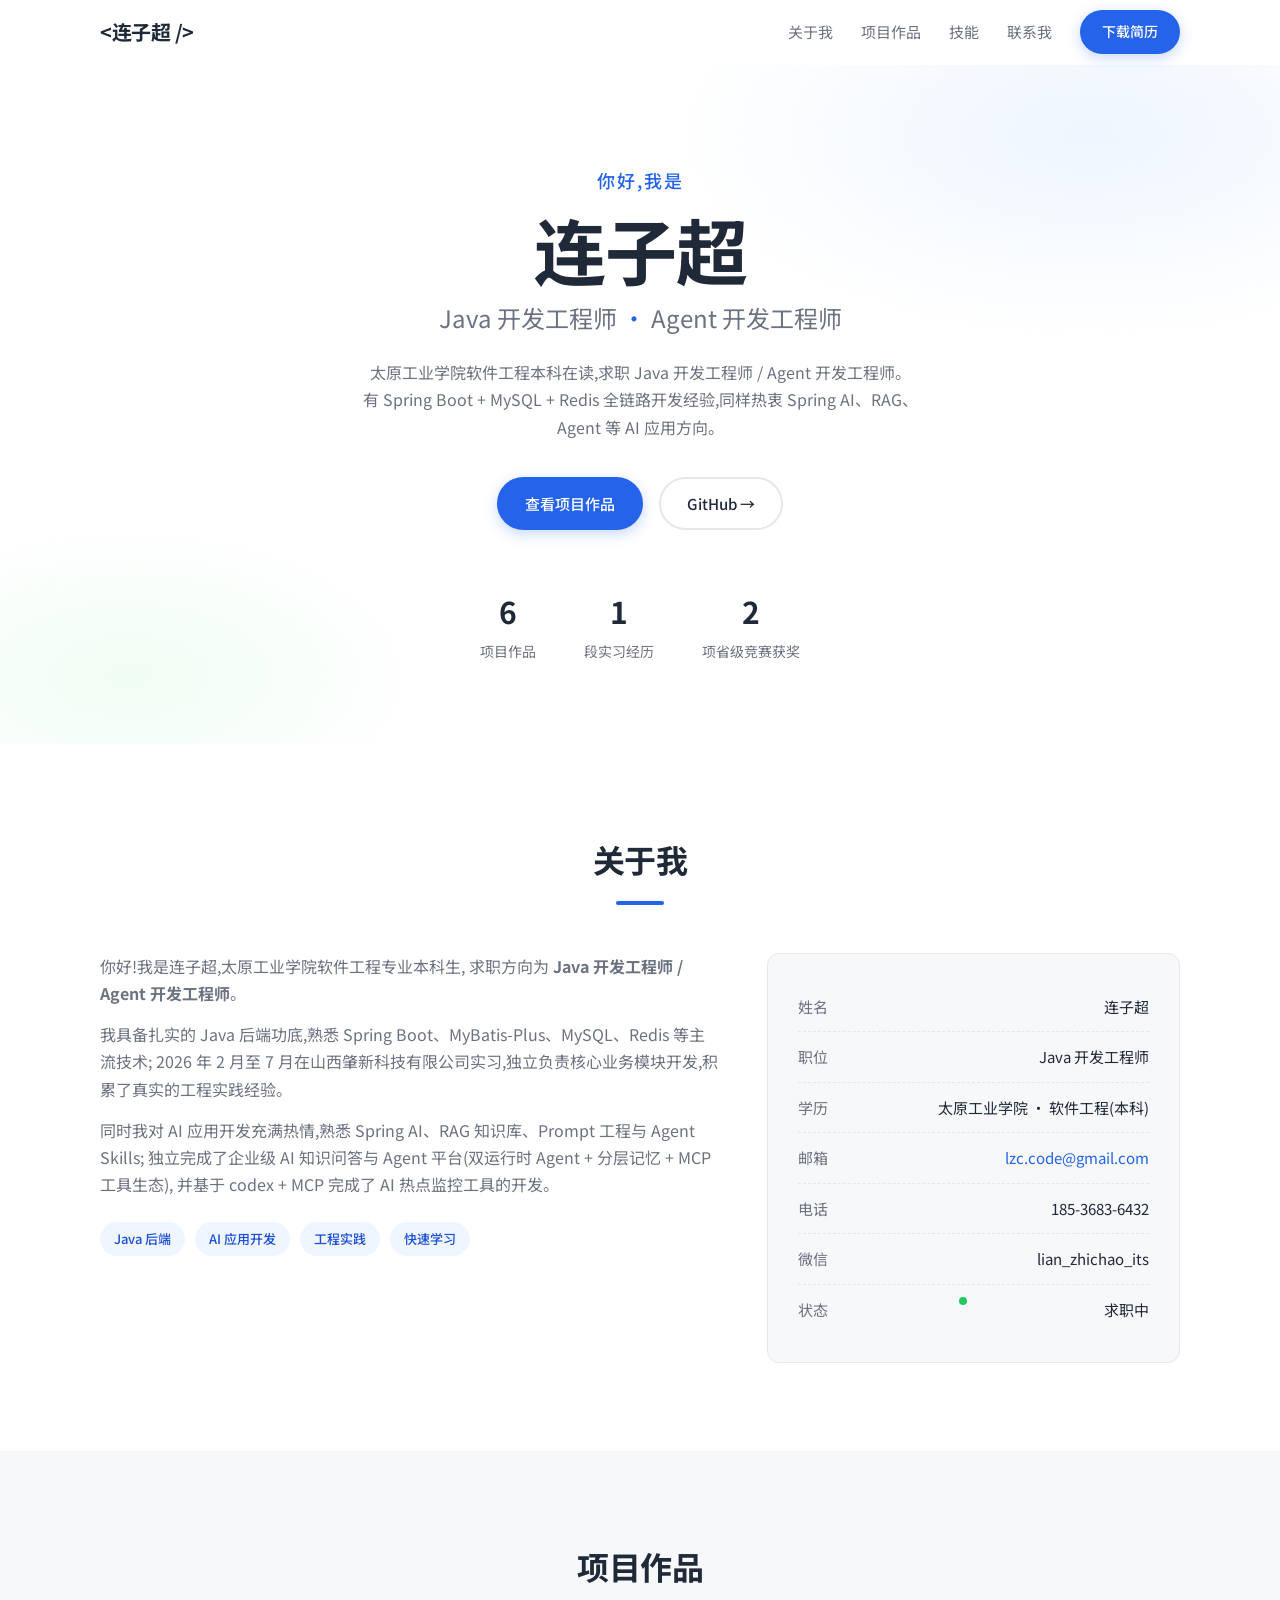
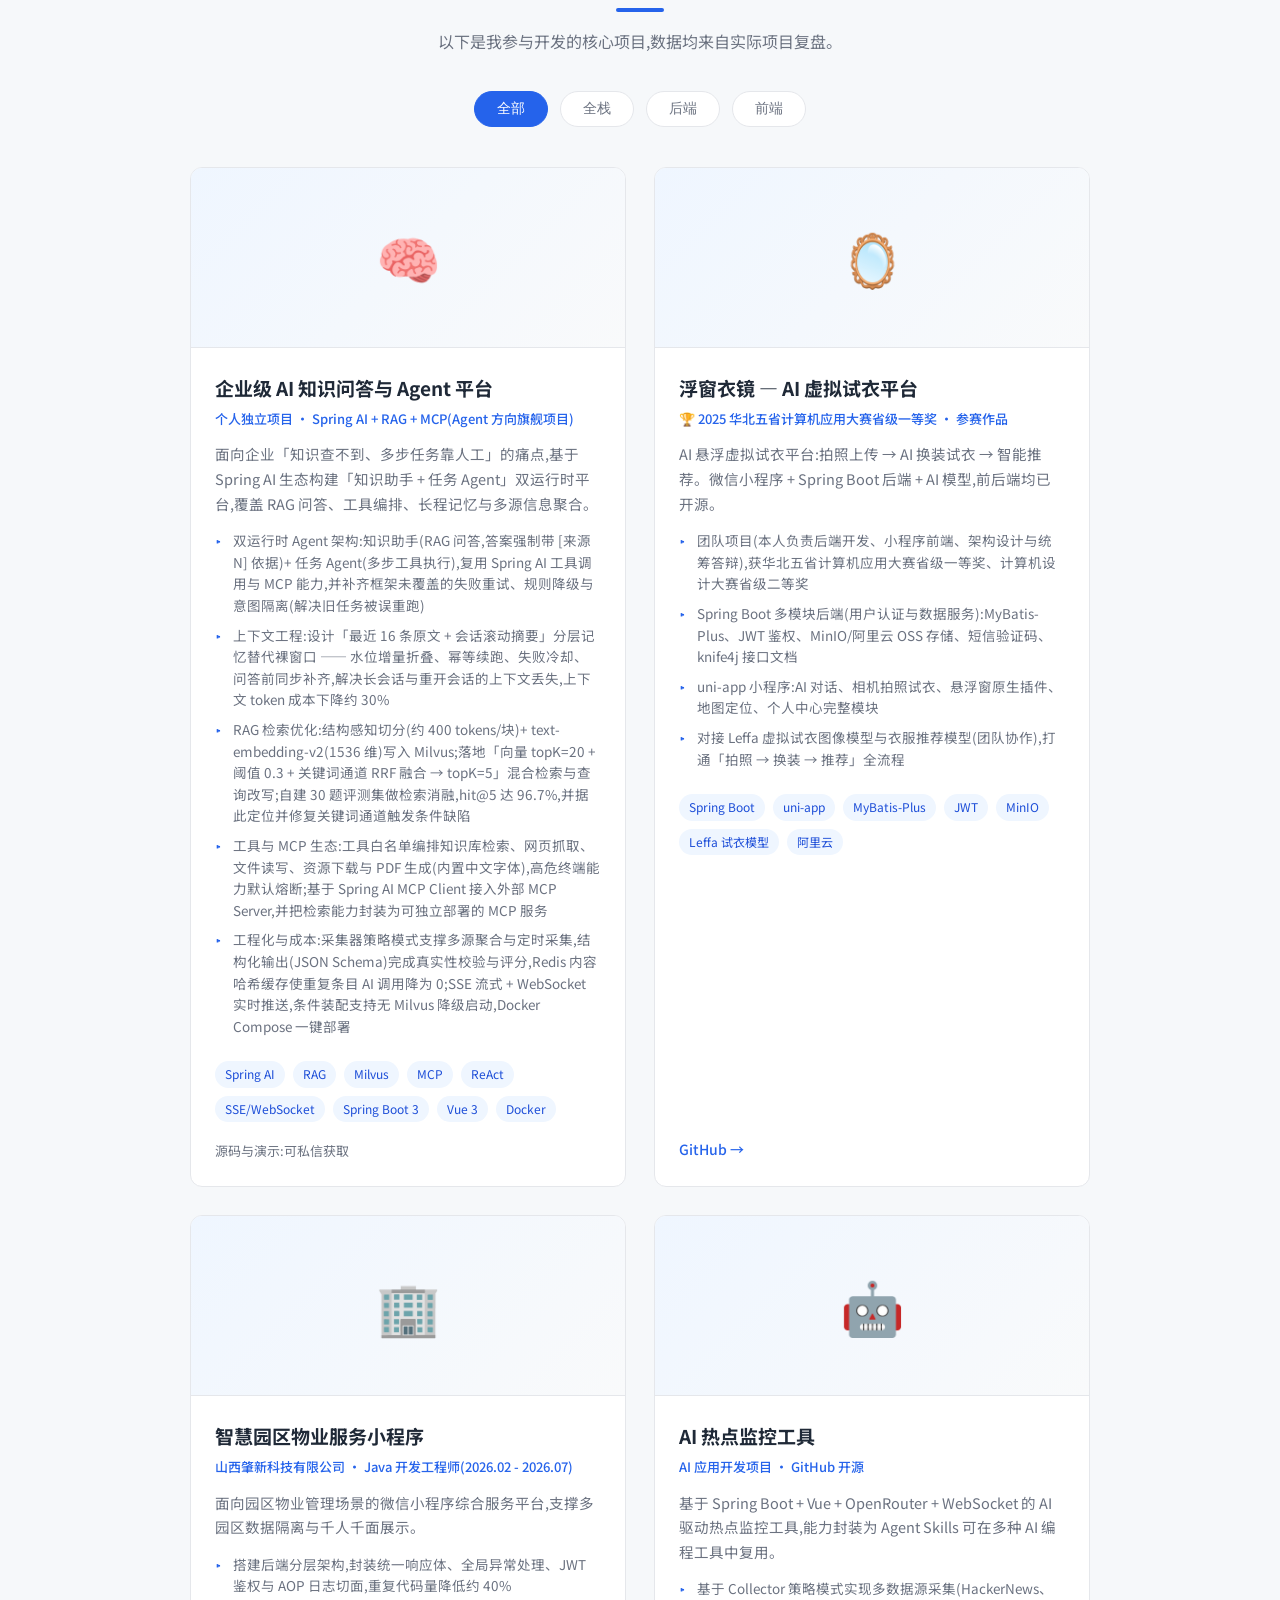
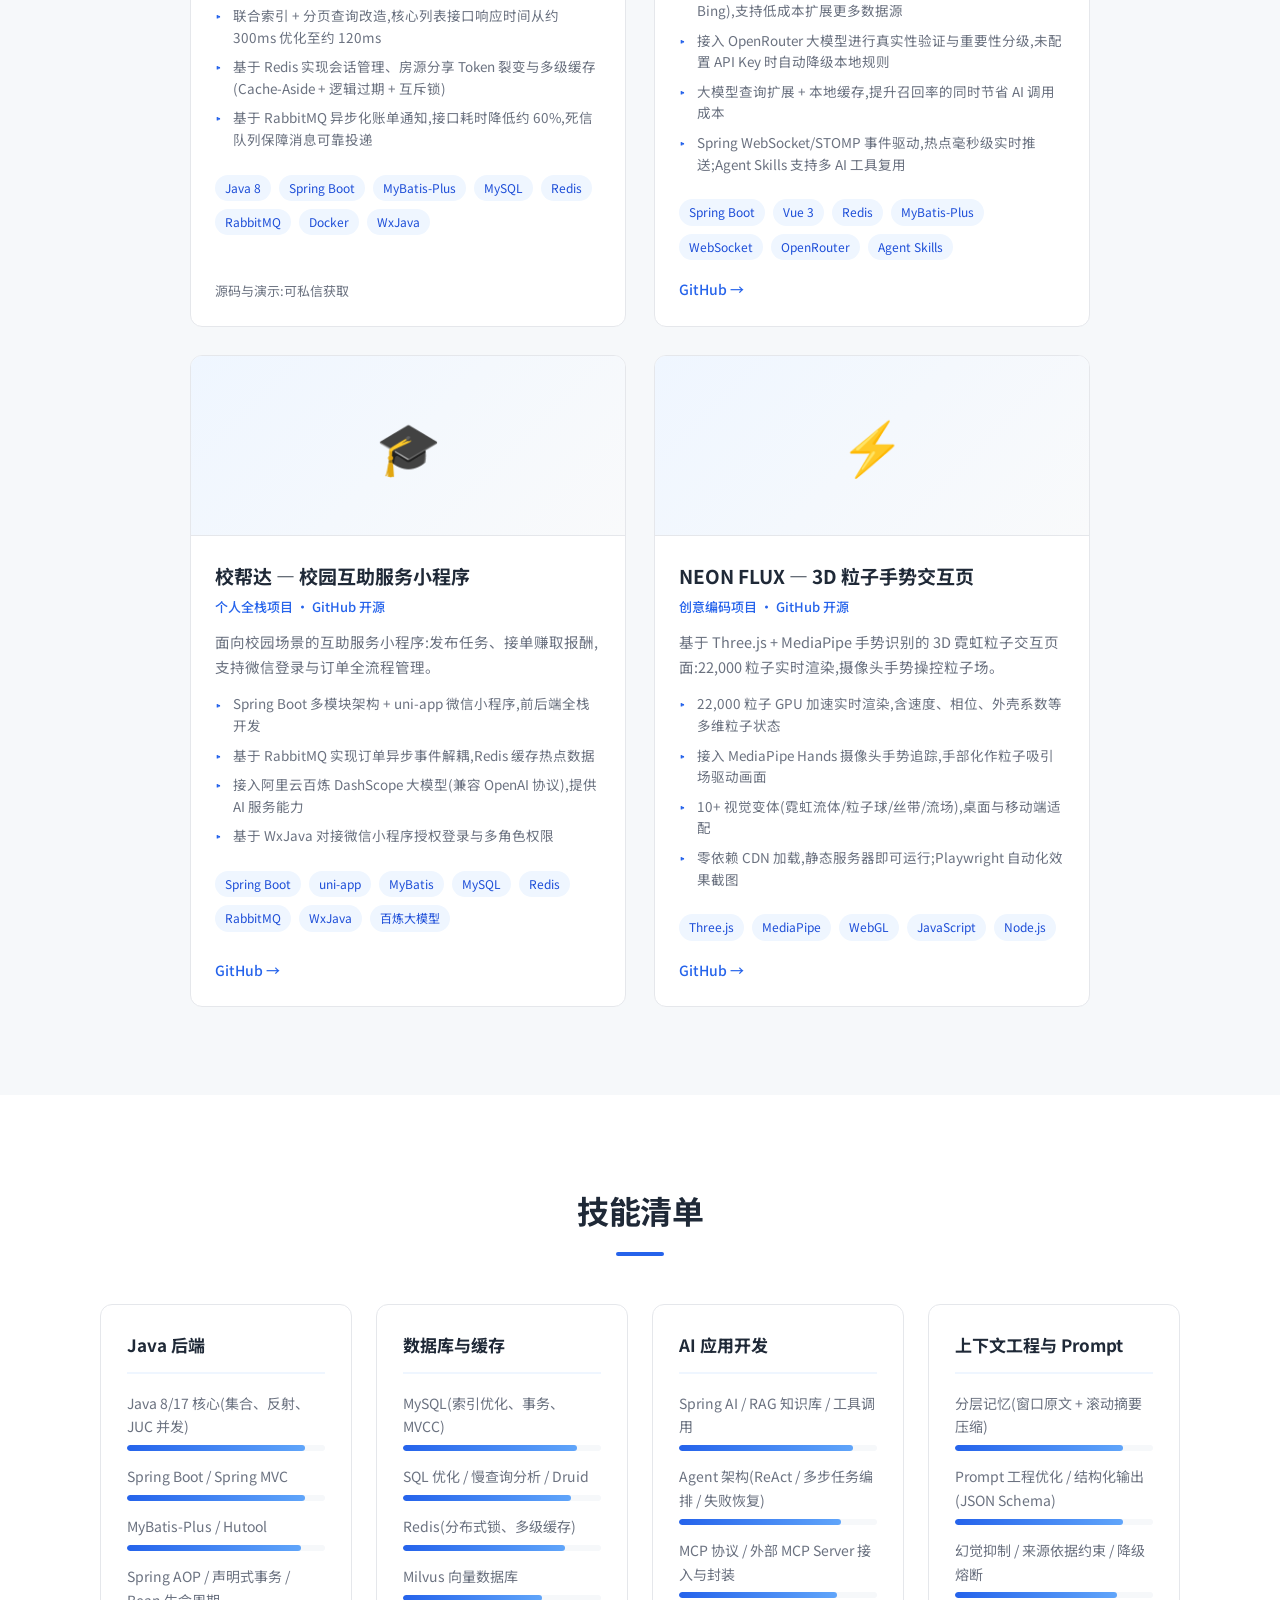
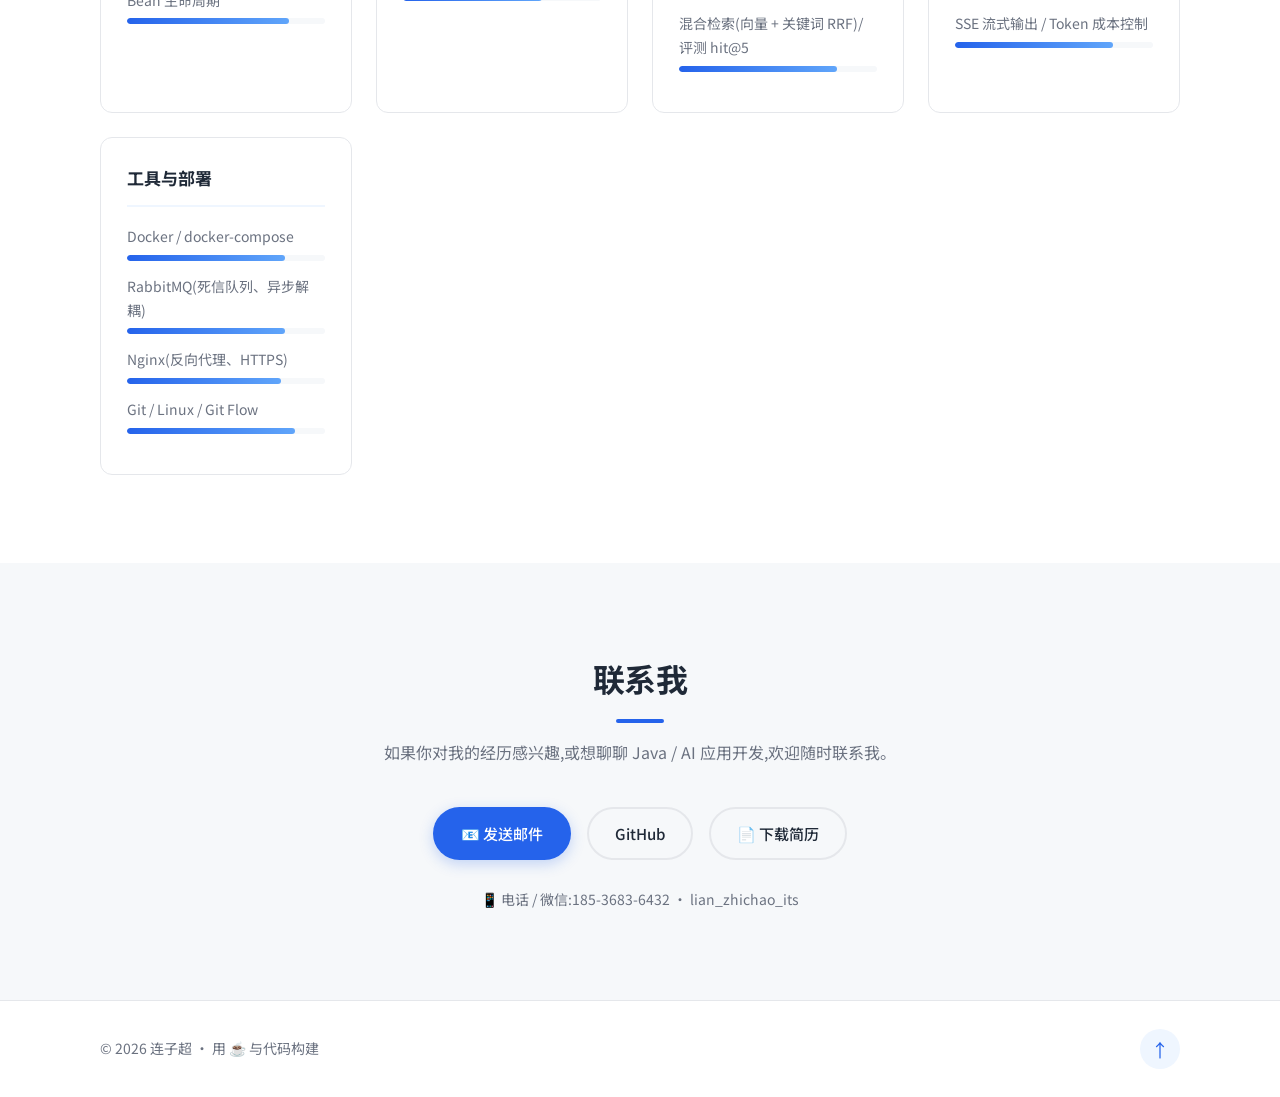
<file: index.html>
<!DOCTYPE html>
<html lang="zh-CN">
<head>
  <meta charset="UTF-8" />
  <meta name="viewport" content="width=device-width, initial-scale=1.0" />
  <title>连子超 · Java 开发工程师</title>
  <meta name="description" content="连子超的个人作品集 — Java 开发工程师 / Agent 开发工程师,专注后端工程与 AI 应用开发。" />
  <link rel="stylesheet" href="css/style.css" />
  <!-- 可选:引入 Google Fonts 字体(离线部署时删除下面这行) -->
  <link rel="preconnect" href="https://fonts.googleapis.com" />
  <link href="https://fonts.googleapis.com/css2?family=Noto+Sans+SC:wght@400;500;700&display=swap" rel="stylesheet" />
  <link rel="icon" href="data:image/svg+xml,<svg xmlns='http://www.w3.org/2000/svg' viewBox='0 0 100 100'><text y='.9em' font-size='90'>☕</text></svg>" />
</head>
<body>

  <!-- ======================= 顶部导航 ======================= -->
  <header class="site-header" id="top">
    <nav class="nav container">
      <a href="#top" class="nav-logo">&lt;连子超 /&gt;</a>
      <button class="nav-toggle" id="navToggle" aria-label="打开菜单" aria-expanded="false">
        <span></span><span></span><span></span>
      </button>
      <ul class="nav-links" id="navLinks">
        <li><a href="#about" class="nav-link">关于我</a></li>
        <li><a href="#projects" class="nav-link">项目作品</a></li>
        <li><a href="#skills" class="nav-link">技能</a></li>
        <li><a href="#contact" class="nav-link">联系我</a></li>
        <li><a href="resume.pdf" download class="btn btn-primary nav-cta">下载简历</a></li>
      </ul>
    </nav>
  </header>

  <main>
    <!-- ======================= Hero 首屏 ======================= -->
    <section class="hero">
      <div class="container hero-inner">
        <p class="hero-greet reveal">你好,我是</p>
        <h1 class="hero-name reveal">连子超</h1>
        <p class="hero-title reveal">Java 开发工程师 <span class="accent">·</span> Agent 开发工程师</p>
        <p class="hero-desc reveal">
          太原工业学院软件工程本科在读,求职 Java 开发工程师 / Agent 开发工程师。
          有 Spring Boot + MySQL + Redis 全链路开发经验,同样热衷 Spring AI、RAG、Agent 等 AI 应用方向。
        </p>
        <div class="hero-actions reveal">
          <a href="#projects" class="btn btn-primary">查看项目作品</a>
          <a href="https://github.com/LZCL123" target="_blank" rel="noopener" class="btn btn-ghost">GitHub →</a>
        </div>
        <ul class="hero-stats reveal">
          <li><strong>6</strong><span>项目作品</span></li>
          <li><strong>1</strong><span>段实习经历</span></li>
          <li><strong>2</strong><span>项省级竞赛获奖</span></li>
        </ul>
      </div>
    </section>

    <!-- ======================= 关于我 ======================= -->
    <section class="section" id="about">
      <div class="container">
        <h2 class="section-title reveal">关于我</h2>
        <div class="about-grid">
          <div class="about-text reveal">
            <p>
              你好!我是连子超,太原工业学院软件工程专业本科生,
              求职方向为 <strong>Java 开发工程师 / Agent 开发工程师</strong>。
            </p>
            <p>
              我具备扎实的 Java 后端功底,熟悉 Spring Boot、MyBatis-Plus、MySQL、Redis 等主流技术;
              2026 年 2 月至 7 月在山西肇新科技有限公司实习,独立负责核心业务模块开发,积累了真实的工程实践经验。
            </p>
            <p>
              同时我对 AI 应用开发充满热情,熟悉 Spring AI、RAG 知识库、Prompt 工程与 Agent Skills;
              独立完成了企业级 AI 知识问答与 Agent 平台(双运行时 Agent + 分层记忆 + MCP 工具生态),
              并基于 codex + MCP 完成了 AI 热点监控工具的开发。
            </p>
            <div class="about-tags">
              <span class="tag">Java 后端</span>
              <span class="tag">AI 应用开发</span>
              <span class="tag">工程实践</span>
              <span class="tag">快速学习</span>
            </div>
          </div>
          <ul class="about-info reveal">
            <li><span class="info-label">姓名</span>连子超</li>
            <li><span class="info-label">职位</span>Java 开发工程师</li>
            <li><span class="info-label">学历</span>太原工业学院 · 软件工程(本科)</li>
            <li><span class="info-label">邮箱</span><a href="mailto:lzc.code@gmail.com">lzc.code@gmail.com</a></li>
            <li><span class="info-label">电话</span>185-3683-6432</li>
            <li><span class="info-label">微信</span>lian_zhichao_its</li>
            <li><span class="info-label">状态</span><span class="status-dot"></span> 求职中</li>
          </ul>
        </div>
      </div>
    </section>

    <!-- ======================= 项目作品 ======================= -->
    <section class="section section-alt" id="projects">
      <div class="container">
        <h2 class="section-title reveal">项目作品</h2>
        <p class="section-sub reveal">以下是我参与开发的核心项目,数据均来自实际项目复盘。</p>

        <!-- 项目筛选按钮(由 js/main.js 根据项目数据自动生成) -->
        <div class="filter-bar reveal" id="filterBar"></div>

        <!-- 项目卡片容器(由 js/main.js 渲染) -->
        <div class="projects-grid" id="projectsGrid"></div>
      </div>
    </section>

    <!-- ======================= 技能 ======================= -->
    <section class="section" id="skills">
      <div class="container">
        <h2 class="section-title reveal">技能清单</h2>
        <div class="skills-grid">

          <div class="skill-card reveal">
            <h3 class="skill-cat">Java 后端</h3>
            <ul class="skill-list">
              <li><span class="skill-name">Java 8/17 核心(集合、反射、JUC 并发)</span><span class="skill-bar"><i style="width:90%"></i></span></li>
              <li><span class="skill-name">Spring Boot / Spring MVC</span><span class="skill-bar"><i style="width:90%"></i></span></li>
              <li><span class="skill-name">MyBatis-Plus / Hutool</span><span class="skill-bar"><i style="width:88%"></i></span></li>
              <li><span class="skill-name">Spring AOP / 声明式事务 / Bean 生命周期</span><span class="skill-bar"><i style="width:82%"></i></span></li>
            </ul>
          </div>

          <div class="skill-card reveal">
            <h3 class="skill-cat">数据库与缓存</h3>
            <ul class="skill-list">
              <li><span class="skill-name">MySQL(索引优化、事务、MVCC)</span><span class="skill-bar"><i style="width:88%"></i></span></li>
              <li><span class="skill-name">SQL 优化 / 慢查询分析 / Druid</span><span class="skill-bar"><i style="width:85%"></i></span></li>
              <li><span class="skill-name">Redis(分布式锁、多级缓存)</span><span class="skill-bar"><i style="width:82%"></i></span></li>
              <li><span class="skill-name">Milvus 向量数据库</span><span class="skill-bar"><i style="width:70%"></i></span></li>
            </ul>
          </div>

          <div class="skill-card reveal">
            <h3 class="skill-cat">AI 应用开发</h3>
            <ul class="skill-list">
              <li><span class="skill-name">Spring AI / RAG 知识库 / 工具调用</span><span class="skill-bar"><i style="width:88%"></i></span></li>
              <li><span class="skill-name">Agent 架构(ReAct / 多步任务编排 / 失败恢复)</span><span class="skill-bar"><i style="width:82%"></i></span></li>
              <li><span class="skill-name">MCP 协议 / 外部 MCP Server 接入与封装</span><span class="skill-bar"><i style="width:80%"></i></span></li>
              <li><span class="skill-name">混合检索(向量 + 关键词 RRF)/ 评测 hit@5</span><span class="skill-bar"><i style="width:80%"></i></span></li>
            </ul>
          </div>

          <div class="skill-card reveal">
            <h3 class="skill-cat">上下文工程与 Prompt</h3>
            <ul class="skill-list">
              <li><span class="skill-name">分层记忆(窗口原文 + 滚动摘要压缩)</span><span class="skill-bar"><i style="width:85%"></i></span></li>
              <li><span class="skill-name">Prompt 工程优化 / 结构化输出(JSON Schema)</span><span class="skill-bar"><i style="width:85%"></i></span></li>
              <li><span class="skill-name">幻觉抑制 / 来源依据约束 / 降级熔断</span><span class="skill-bar"><i style="width:82%"></i></span></li>
              <li><span class="skill-name">SSE 流式输出 / Token 成本控制</span><span class="skill-bar"><i style="width:80%"></i></span></li>
            </ul>
          </div>

          <div class="skill-card reveal">
            <h3 class="skill-cat">工具与部署</h3>
            <ul class="skill-list">
              <li><span class="skill-name">Docker / docker-compose</span><span class="skill-bar"><i style="width:80%"></i></span></li>
              <li><span class="skill-name">RabbitMQ(死信队列、异步解耦)</span><span class="skill-bar"><i style="width:80%"></i></span></li>
              <li><span class="skill-name">Nginx(反向代理、HTTPS)</span><span class="skill-bar"><i style="width:78%"></i></span></li>
              <li><span class="skill-name">Git / Linux / Git Flow</span><span class="skill-bar"><i style="width:85%"></i></span></li>
            </ul>
          </div>

        </div>
      </div>
    </section>

    <!-- ======================= 联系我 ======================= -->
    <section class="section section-alt" id="contact">
      <div class="container contact-inner">
        <h2 class="section-title reveal">联系我</h2>
        <p class="section-sub reveal">如果你对我的经历感兴趣,或想聊聊 Java / AI 应用开发,欢迎随时联系我。</p>
        <div class="contact-actions reveal">
          <a href="mailto:lzc.code@gmail.com" class="btn btn-primary">📧 发送邮件</a>
          <a href="https://github.com/LZCL123" target="_blank" rel="noopener" class="btn btn-ghost">GitHub</a>
          <a href="resume.pdf" download class="btn btn-ghost">📄 下载简历</a>
        </div>
        <p class="contact-note reveal">📱 电话 / 微信:185-3683-6432 · lian_zhichao_its</p>
      </div>
    </section>
  </main>

  <!-- ======================= 页脚 ======================= -->
  <footer class="site-footer">
    <div class="container">
      <p>© <span id="year"></span> 连子超 · 用 ☕ 与代码构建</p>
      <a href="#top" class="back-top" aria-label="回到顶部">↑</a>
    </div>
  </footer>

  <!-- 项目数据:编辑 js/projects.js 即可增删项目 -->
  <script src="js/projects.js"></script>
  <script src="js/main.js"></script>
</body>
</html>
</file>
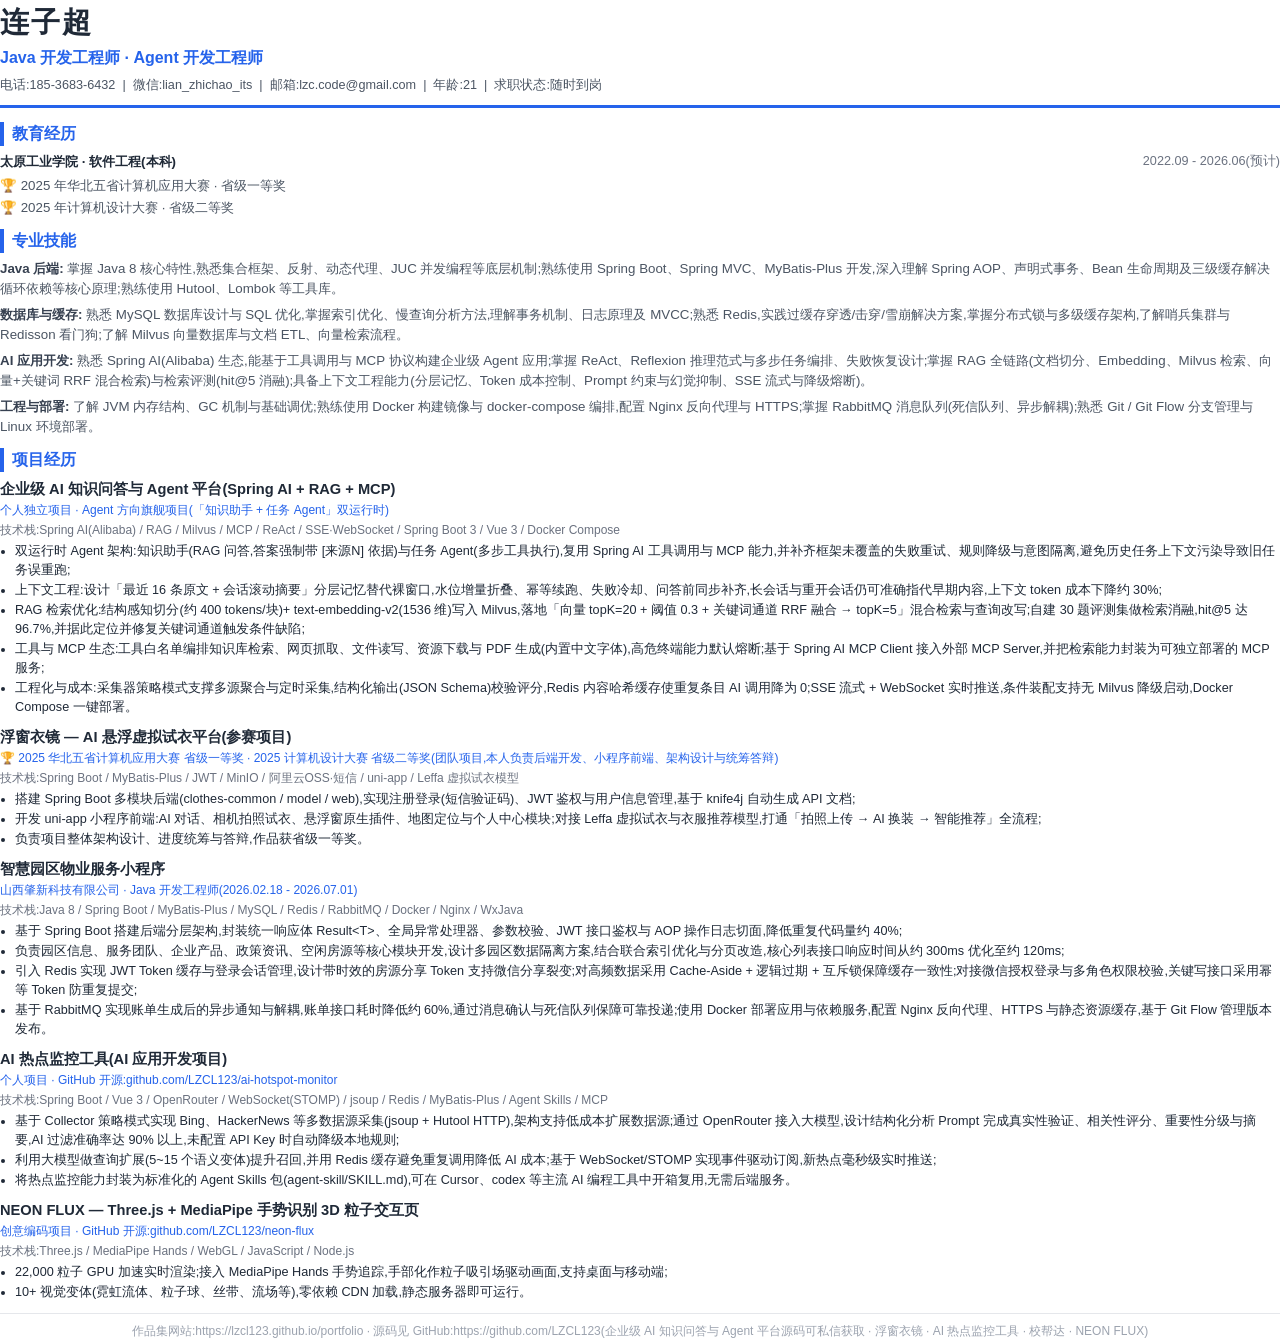
<file: print-portfolio.html>
<!DOCTYPE html>
<html lang="zh-CN">
<head>
<meta charset="UTF-8" />
<title>连子超 · 作品集</title>
<style>
  @page {
    size: A4;
    margin: 16mm 14mm 16mm 14mm;
  }
  * { margin: 0; padding: 0; box-sizing: border-box; }
  body {
    font-family: "Microsoft YaHei", "PingFang SC", "SimSun", sans-serif;
    color: #1f2937;
    font-size: 10pt;
    line-height: 1.5;
  }
  .page { page-break-after: always; }
  .page:last-child { page-break-after: auto; }

  /* ---- 头部 ---- */
  .head { border-bottom: 3px solid #2563eb; padding-bottom: 10px; margin-bottom: 14px; }
  .head h1 { font-size: 22pt; letter-spacing: 2px; }
  .head .role { color: #2563eb; font-size: 12pt; font-weight: bold; margin-top: 2px; }
  .head .contact { margin-top: 6px; font-size: 9.5pt; color: #4b5563; }

  /* ---- 小节 ---- */
  .section { margin-bottom: 11px; }
  .section-title {
    font-size: 12pt;
    font-weight: bold;
    color: #2563eb;
    border-left: 4px solid #2563eb;
    padding-left: 8px;
    margin-bottom: 6px;
  }

  /* ---- 教育 ---- */
  .edu-item { display: flex; justify-content: space-between; }
  .edu-item .school { font-weight: bold; }
  .edu-item .time { color: #6b7280; font-size: 9.5pt; }
  .honors { margin-top: 4px; color: #4b5563; font-size: 10pt; }
  .honors li { list-style: none; margin-bottom: 2px; }
  .honors li::before { content: "🏆 "; }

  /* ---- 技能 ---- */
  .skill-group { margin-bottom: 6px; }
  .skill-group b { color: #374151; }
  .skill-group span { color: #4b5563; }

  /* ---- 项目 ---- */
  .proj { margin-bottom: 9px; }
  .proj-title { font-weight: bold; font-size: 11pt; }
  .proj-sub { color: #2563eb; font-size: 9pt; margin: 1px 0 2px; }
  .proj-tech { font-size: 9pt; color: #6b7280; margin-bottom: 3px; }
  .proj ul { padding-left: 15px; }
  .proj li { margin-bottom: 1px; font-size: 9.5pt; }

  .footer-note {
    margin-top: 10px;
    font-size: 9pt;
    color: #9ca3af;
    text-align: center;
    border-top: 1px solid #e5e7eb;
    padding-top: 8px;
  }
</style>
</head>
<body>

<!-- ============ 第 1 页:个人信息 + 教育 + 技能 ============ -->
<div class="page">
  <div class="head">
    <h1>连子超</h1>
    <div class="role">Java 开发工程师 · Agent 开发工程师</div>
    <div class="contact">
      电话:185-3683-6432 &nbsp;|&nbsp; 微信:lian_zhichao_its &nbsp;|&nbsp; 邮箱:lzc.code@gmail.com &nbsp;|&nbsp; 年龄:21 &nbsp;|&nbsp; 求职状态:随时到岗
    </div>
  </div>

  <div class="section">
    <div class="section-title">教育经历</div>
    <div class="edu-item">
      <span class="school">太原工业学院 · 软件工程(本科)</span>
      <span class="time">2022.09 - 2026.06(预计)</span>
    </div>
    <ul class="honors">
      <li>2025 年华北五省计算机应用大赛 · 省级一等奖</li>
      <li>2025 年计算机设计大赛 · 省级二等奖</li>
    </ul>
  </div>

  <div class="section">
    <div class="section-title">专业技能</div>
    <div class="skill-group"><b>Java 后端:</b><span> 掌握 Java 8 核心特性,熟悉集合框架、反射、动态代理、JUC 并发编程等底层机制;熟练使用 Spring Boot、Spring MVC、MyBatis-Plus 开发,深入理解 Spring AOP、声明式事务、Bean 生命周期及三级缓存解决循环依赖等核心原理;熟练使用 Hutool、Lombok 等工具库。</span></div>
    <div class="skill-group"><b>数据库与缓存:</b><span> 熟悉 MySQL 数据库设计与 SQL 优化,掌握索引优化、慢查询分析方法,理解事务机制、日志原理及 MVCC;熟悉 Redis,实践过缓存穿透/击穿/雪崩解决方案,掌握分布式锁与多级缓存架构,了解哨兵集群与 Redisson 看门狗;了解 Milvus 向量数据库与文档 ETL、向量检索流程。</span></div>
    <div class="skill-group"><b>AI 应用开发:</b><span> 熟悉 Spring AI(Alibaba) 生态,能基于工具调用与 MCP 协议构建企业级 Agent 应用;掌握 ReAct、Reflexion 推理范式与多步任务编排、失败恢复设计;掌握 RAG 全链路(文档切分、Embedding、Milvus 检索、向量+关键词 RRF 混合检索)与检索评测(hit@5 消融);具备上下文工程能力(分层记忆、Token 成本控制、Prompt 约束与幻觉抑制、SSE 流式与降级熔断)。</span></div>
    <div class="skill-group"><b>工程与部署:</b><span> 了解 JVM 内存结构、GC 机制与基础调优;熟练使用 Docker 构建镜像与 docker-compose 编排,配置 Nginx 反向代理与 HTTPS;掌握 RabbitMQ 消息队列(死信队列、异步解耦);熟悉 Git / Git Flow 分支管理与 Linux 环境部署。</span></div>
  </div>
</div>

<!-- ============ 第 2 页:项目经历 ============ -->
<div class="page">
  <div class="section">
    <div class="section-title">项目经历</div>

    <div class="proj">
      <div class="proj-title">企业级 AI 知识问答与 Agent 平台(Spring AI + RAG + MCP)</div>
      <div class="proj-sub">个人独立项目 · Agent 方向旗舰项目(「知识助手 + 任务 Agent」双运行时)</div>
      <div class="proj-tech">技术栈:Spring AI(Alibaba) / RAG / Milvus / MCP / ReAct / SSE·WebSocket / Spring Boot 3 / Vue 3 / Docker Compose</div>
      <ul>
        <li>双运行时 Agent 架构:知识助手(RAG 问答,答案强制带 [来源N] 依据)与任务 Agent(多步工具执行),复用 Spring AI 工具调用与 MCP 能力,并补齐框架未覆盖的失败重试、规则降级与意图隔离,避免历史任务上下文污染导致旧任务误重跑;</li>
        <li>上下文工程:设计「最近 16 条原文 + 会话滚动摘要」分层记忆替代裸窗口,水位增量折叠、幂等续跑、失败冷却、问答前同步补齐,长会话与重开会话仍可准确指代早期内容,上下文 token 成本下降约 30%;</li>
        <li>RAG 检索优化:结构感知切分(约 400 tokens/块)+ text-embedding-v2(1536 维)写入 Milvus,落地「向量 topK=20 + 阈值 0.3 + 关键词通道 RRF 融合 → topK=5」混合检索与查询改写;自建 30 题评测集做检索消融,hit@5 达 96.7%,并据此定位并修复关键词通道触发条件缺陷;</li>
        <li>工具与 MCP 生态:工具白名单编排知识库检索、网页抓取、文件读写、资源下载与 PDF 生成(内置中文字体),高危终端能力默认熔断;基于 Spring AI MCP Client 接入外部 MCP Server,并把检索能力封装为可独立部署的 MCP 服务;</li>
        <li>工程化与成本:采集器策略模式支撑多源聚合与定时采集,结构化输出(JSON Schema)校验评分,Redis 内容哈希缓存使重复条目 AI 调用降为 0;SSE 流式 + WebSocket 实时推送,条件装配支持无 Milvus 降级启动,Docker Compose 一键部署。</li>
      </ul>
    </div>

    <div class="proj">
      <div class="proj-title">浮窗衣镜 — AI 悬浮虚拟试衣平台(参赛项目)</div>
      <div class="proj-sub">🏆 2025 华北五省计算机应用大赛 省级一等奖 · 2025 计算机设计大赛 省级二等奖(团队项目,本人负责后端开发、小程序前端、架构设计与统筹答辩)</div>
      <div class="proj-tech">技术栈:Spring Boot / MyBatis-Plus / JWT / MinIO / 阿里云OSS·短信 / uni-app / Leffa 虚拟试衣模型</div>
      <ul>
        <li>搭建 Spring Boot 多模块后端(clothes-common / model / web),实现注册登录(短信验证码)、JWT 鉴权与用户信息管理,基于 knife4j 自动生成 API 文档;</li>
        <li>开发 uni-app 小程序前端:AI 对话、相机拍照试衣、悬浮窗原生插件、地图定位与个人中心模块;对接 Leffa 虚拟试衣与衣服推荐模型,打通「拍照上传 → AI 换装 → 智能推荐」全流程;</li>
        <li>负责项目整体架构设计、进度统筹与答辩,作品获省级一等奖。</li>
      </ul>
    </div>

    <div class="proj">
      <div class="proj-title">智慧园区物业服务小程序</div>
      <div class="proj-sub">山西肇新科技有限公司 · Java 开发工程师(2026.02.18 - 2026.07.01)</div>
      <div class="proj-tech">技术栈:Java 8 / Spring Boot / MyBatis-Plus / MySQL / Redis / RabbitMQ / Docker / Nginx / WxJava</div>
      <ul>
        <li>基于 Spring Boot 搭建后端分层架构,封装统一响应体 Result&lt;T&gt;、全局异常处理器、参数校验、JWT 接口鉴权与 AOP 操作日志切面,降低重复代码量约 40%;</li>
        <li>负责园区信息、服务团队、企业产品、政策资讯、空闲房源等核心模块开发,设计多园区数据隔离方案,结合联合索引优化与分页改造,核心列表接口响应时间从约 300ms 优化至约 120ms;</li>
        <li>引入 Redis 实现 JWT Token 缓存与登录会话管理,设计带时效的房源分享 Token 支持微信分享裂变;对高频数据采用 Cache-Aside + 逻辑过期 + 互斥锁保障缓存一致性;对接微信授权登录与多角色权限校验,关键写接口采用幂等 Token 防重复提交;</li>
        <li>基于 RabbitMQ 实现账单生成后的异步通知与解耦,账单接口耗时降低约 60%,通过消息确认与死信队列保障可靠投递;使用 Docker 部署应用与依赖服务,配置 Nginx 反向代理、HTTPS 与静态资源缓存,基于 Git Flow 管理版本发布。</li>
      </ul>
    </div>

    <div class="proj">
      <div class="proj-title">AI 热点监控工具(AI 应用开发项目)</div>
      <div class="proj-sub">个人项目 · GitHub 开源:github.com/LZCL123/ai-hotspot-monitor</div>
      <div class="proj-tech">技术栈:Spring Boot / Vue 3 / OpenRouter / WebSocket(STOMP) / jsoup / Redis / MyBatis-Plus / Agent Skills / MCP</div>
      <ul>
        <li>基于 Collector 策略模式实现 Bing、HackerNews 等多数据源采集(jsoup + Hutool HTTP),架构支持低成本扩展数据源;通过 OpenRouter 接入大模型,设计结构化分析 Prompt 完成真实性验证、相关性评分、重要性分级与摘要,AI 过滤准确率达 90% 以上,未配置 API Key 时自动降级本地规则;</li>
        <li>利用大模型做查询扩展(5~15 个语义变体)提升召回,并用 Redis 缓存避免重复调用降低 AI 成本;基于 WebSocket/STOMP 实现事件驱动订阅,新热点毫秒级实时推送;</li>
        <li>将热点监控能力封装为标准化的 Agent Skills 包(agent-skill/SKILL.md),可在 Cursor、codex 等主流 AI 编程工具中开箱复用,无需后端服务。</li>
      </ul>
    </div>

    <div class="proj">
      <div class="proj-title">NEON FLUX — Three.js + MediaPipe 手势识别 3D 粒子交互页</div>
      <div class="proj-sub">创意编码项目 · GitHub 开源:github.com/LZCL123/neon-flux</div>
      <div class="proj-tech">技术栈:Three.js / MediaPipe Hands / WebGL / JavaScript / Node.js</div>
      <ul>
        <li>22,000 粒子 GPU 加速实时渲染;接入 MediaPipe Hands 手势追踪,手部化作粒子吸引场驱动画面,支持桌面与移动端;</li>
        <li>10+ 视觉变体(霓虹流体、粒子球、丝带、流场等),零依赖 CDN 加载,静态服务器即可运行。</li>
      </ul>
    </div>
  </div>

  <div class="footer-note">作品集网站:https://lzcl123.github.io/portfolio · 源码见 GitHub:https://github.com/LZCL123(企业级 AI 知识问答与 Agent 平台源码可私信获取 · 浮窗衣镜 · AI 热点监控工具 · 校帮达 · NEON FLUX)</div>
</div>

</body>
</html>
</file>
<file: css/style.css>
/* ============================================================
   简约现代 · 浅色作品集样式
   修改主题色:搜索并替换 accent 变量即可全局换色
   ============================================================ */

:root {
  --accent: #2563eb;            /* 主题色(品牌蓝) */
  --accent-dark: #1d4ed8;
  --accent-soft: #eff6ff;       /* 主题色浅背景 */
  --bg: #ffffff;
  --bg-alt: #f6f8fa;
  --text: #1f2937;
  --text-muted: #6b7280;
  --border: #e5e7eb;
  --shadow: 0 4px 16px rgba(15, 23, 42, 0.06);
  --shadow-hover: 0 10px 30px rgba(15, 23, 42, 0.12);
  --radius: 12px;
  --radius-sm: 8px;
  --font: "Noto Sans SC", "PingFang SC", "Microsoft YaHei", -apple-system, "Segoe UI", sans-serif;
}

* { margin: 0; padding: 0; box-sizing: border-box; }

html { scroll-behavior: smooth; scroll-padding-top: 72px; }

body {
  font-family: var(--font);
  color: var(--text);
  background: var(--bg);
  line-height: 1.7;
  -webkit-font-smoothing: antialiased;
}

img { max-width: 100%; display: block; }
a { color: var(--accent); text-decoration: none; transition: color 0.2s; }
a:hover { color: var(--accent-dark); }
ul { list-style: none; }

.container {
  width: min(1080px, 92%);
  margin: 0 auto;
}

.accent { color: var(--accent); }

/* ---------- 按钮 ---------- */
.btn {
  display: inline-block;
  padding: 12px 26px;
  border-radius: 999px;
  font-size: 15px;
  font-weight: 500;
  border: 2px solid transparent;
  cursor: pointer;
  transition: all 0.25s ease;
}
.btn-primary {
  background: var(--accent);
  color: #fff;
  box-shadow: 0 4px 14px rgba(37, 99, 235, 0.25);
}
.btn-primary:hover { background: var(--accent-dark); color: #fff; transform: translateY(-2px); }
.btn-ghost {
  background: transparent;
  color: var(--text);
  border-color: var(--border);
}
.btn-ghost:hover { border-color: var(--accent); color: var(--accent); transform: translateY(-2px); }

/* ---------- 顶部导航 ---------- */
.site-header {
  position: sticky;
  top: 0;
  z-index: 100;
  background: rgba(255, 255, 255, 0.85);
  backdrop-filter: blur(12px);
  border-bottom: 1px solid transparent;
  transition: border-color 0.3s, box-shadow 0.3s;
}
.site-header.scrolled {
  border-bottom-color: var(--border);
  box-shadow: 0 2px 12px rgba(15, 23, 42, 0.05);
}
.nav {
  display: flex;
  align-items: center;
  justify-content: space-between;
  height: 64px;
}
.nav-logo {
  font-weight: 700;
  font-size: 20px;
  color: var(--text);
  letter-spacing: -0.5px;
}
.nav-logo:hover { color: var(--accent); }
.nav-links {
  display: flex;
  align-items: center;
  gap: 28px;
}
.nav-link {
  color: var(--text-muted);
  font-size: 15px;
  position: relative;
}
.nav-link::after {
  content: "";
  position: absolute;
  left: 0;
  bottom: -4px;
  width: 0;
  height: 2px;
  background: var(--accent);
  border-radius: 2px;
  transition: width 0.25s;
}
.nav-link:hover { color: var(--accent); }
.nav-link:hover::after { width: 100%; }
.nav-cta { padding: 8px 20px; font-size: 14px; }

/* 汉堡按钮(移动端) */
.nav-toggle {
  display: none;
  flex-direction: column;
  gap: 5px;
  background: none;
  border: none;
  cursor: pointer;
  padding: 6px;
}
.nav-toggle span {
  width: 24px;
  height: 2px;
  background: var(--text);
  border-radius: 2px;
  transition: 0.3s;
}
.nav-toggle.open span:nth-child(1) { transform: translateY(7px) rotate(45deg); }
.nav-toggle.open span:nth-child(2) { opacity: 0; }
.nav-toggle.open span:nth-child(3) { transform: translateY(-7px) rotate(-45deg); }

/* ---------- Hero ---------- */
.hero {
  padding: 100px 0 80px;
  background:
    radial-gradient(600px 300px at 85% 10%, var(--accent-soft), transparent 70%),
    radial-gradient(500px 260px at 10% 90%, #f0fdf4, transparent 60%),
    var(--bg);
}
.hero-inner { text-align: center; }
.hero-greet {
  color: var(--accent);
  font-size: 18px;
  font-weight: 500;
  letter-spacing: 2px;
}
.hero-name {
  font-size: clamp(44px, 8vw, 72px);
  font-weight: 700;
  line-height: 1.15;
  margin: 12px 0 8px;
  letter-spacing: -1px;
}
.hero-title {
  font-size: clamp(18px, 3vw, 24px);
  color: var(--text-muted);
}
.hero-desc {
  max-width: 560px;
  margin: 20px auto 0;
  color: var(--text-muted);
  font-size: 16px;
}
.hero-actions {
  display: flex;
  justify-content: center;
  gap: 16px;
  margin-top: 36px;
  flex-wrap: wrap;
}
.hero-stats {
  display: flex;
  justify-content: center;
  gap: 48px;
  margin-top: 56px;
  flex-wrap: wrap;
}
.hero-stats li { text-align: center; }
.hero-stats strong {
  display: block;
  font-size: 30px;
  color: var(--text);
}
.hero-stats span { color: var(--text-muted); font-size: 14px; }

/* ---------- 通用区块 ---------- */
.section { padding: 88px 0; }
.section-alt { background: var(--bg-alt); }
.section-title {
  font-size: 32px;
  font-weight: 700;
  text-align: center;
  letter-spacing: -0.5px;
}
.section-title::after {
  content: "";
  display: block;
  width: 48px;
  height: 4px;
  border-radius: 4px;
  background: var(--accent);
  margin: 14px auto 0;
}
.section-sub {
  text-align: center;
  color: var(--text-muted);
  margin-top: 16px;
  max-width: 560px;
  margin-left: auto;
  margin-right: auto;
}

/* ---------- 关于我 ---------- */
.about-grid {
  display: grid;
  grid-template-columns: 1.2fr 0.8fr;
  gap: 48px;
  margin-top: 48px;
  align-items: start;
}
.about-text p + p { margin-top: 14px; }
.about-text p { color: var(--text-muted); }
.about-tags { display: flex; flex-wrap: wrap; gap: 10px; margin-top: 24px; }
.tag {
  background: var(--accent-soft);
  color: var(--accent-dark);
  padding: 6px 14px;
  border-radius: 999px;
  font-size: 13px;
  font-weight: 500;
}
.about-info {
  background: var(--bg-alt);
  border: 1px solid var(--border);
  border-radius: var(--radius);
  padding: 28px 30px;
}
.about-info li {
  display: flex;
  justify-content: space-between;
  gap: 16px;
  padding: 12px 0;
  border-bottom: 1px dashed var(--border);
  font-size: 15px;
}
.about-info li:last-child { border-bottom: none; }
.info-label { color: var(--text-muted); flex-shrink: 0; }
.status-dot {
  display: inline-block;
  width: 8px;
  height: 8px;
  border-radius: 50%;
  background: #22c55e;
  margin-right: 6px;
  animation: pulse 2s infinite;
}
@keyframes pulse {
  0%, 100% { box-shadow: 0 0 0 0 rgba(34, 197, 94, 0.4); }
  50% { box-shadow: 0 0 0 6px rgba(34, 197, 94, 0); }
}

/* ---------- 项目筛选 ---------- */
.filter-bar {
  display: flex;
  justify-content: center;
  gap: 12px;
  margin: 36px 0 40px;
  flex-wrap: wrap;
}
.filter-btn {
  padding: 8px 22px;
  border-radius: 999px;
  border: 1px solid var(--border);
  background: var(--bg);
  color: var(--text-muted);
  font-size: 14px;
  cursor: pointer;
  transition: all 0.2s;
}
.filter-btn:hover { border-color: var(--accent); color: var(--accent); }
.filter-btn.active {
  background: var(--accent);
  border-color: var(--accent);
  color: #fff;
}

/* ---------- 项目卡片 ---------- */
.projects-grid {
  display: grid;
  grid-template-columns: repeat(auto-fill, minmax(360px, 1fr));
  gap: 28px;
  max-width: 900px;
  margin: 0 auto;
}
.project-card {
  background: var(--bg);
  border: 1px solid var(--border);
  border-radius: var(--radius);
  overflow: hidden;
  display: flex;
  flex-direction: column;
  transition: transform 0.25s, box-shadow 0.25s;
  animation: fadeUp 0.5s ease both;
}
.project-card:hover {
  transform: translateY(-6px);
  box-shadow: var(--shadow-hover);
}
.project-thumb {
  height: 180px;
  display: flex;
  align-items: center;
  justify-content: center;
  font-size: 52px;
  background: linear-gradient(135deg, var(--accent-soft), #f9fafb);
  border-bottom: 1px solid var(--border);
}
.project-body { padding: 24px; display: flex; flex-direction: column; flex: 1; }
.project-title { font-size: 19px; font-weight: 700; }
.project-subtitle {
  font-size: 13px;
  color: var(--accent);
  font-weight: 500;
  margin-top: 4px;
}
.project-desc {
  color: var(--text-muted);
  font-size: 14.5px;
  margin: 12px 0 14px;
  flex: 0 0 auto;
}
.project-highlights {
  margin: 0 0 16px;
}
.project-highlights li {
  font-size: 13.5px;
  color: var(--text-muted);
  padding-left: 18px;
  position: relative;
  margin-bottom: 8px;
  line-height: 1.6;
}
.project-highlights li::before {
  content: "▸";
  position: absolute;
  left: 0;
  color: var(--accent);
}
.project-tags { display: flex; flex-wrap: wrap; gap: 8px; margin-bottom: 18px; }
.project-tag {
  font-size: 12px;
  color: var(--accent-dark);
  background: var(--accent-soft);
  padding: 3px 10px;
  border-radius: 999px;
}
.project-links { display: flex; gap: 18px; margin-top: auto; }
.project-links a { font-size: 14px; font-weight: 500; }
.project-links a:hover { text-decoration: underline; }
.project-links-empty { font-size: 13px; color: var(--text-muted); }

@keyframes fadeUp {
  from { opacity: 0; transform: translateY(16px); }
  to { opacity: 1; transform: translateY(0); }
}

/* ---------- 技能 ---------- */
.skills-grid {
  display: grid;
  grid-template-columns: repeat(auto-fill, minmax(240px, 1fr));
  gap: 24px;
  margin-top: 48px;
}
.skill-card {
  background: var(--bg);
  border: 1px solid var(--border);
  border-radius: var(--radius);
  padding: 26px;
  transition: transform 0.25s, box-shadow 0.25s;
}
.skill-card:hover { transform: translateY(-4px); box-shadow: var(--shadow-hover); }
.skill-cat {
  font-size: 17px;
  margin-bottom: 18px;
  padding-bottom: 12px;
  border-bottom: 2px solid var(--accent-soft);
  color: var(--text);
}
.skill-list li { margin-bottom: 14px; }
.skill-name {
  display: block;
  font-size: 14px;
  color: var(--text-muted);
  margin-bottom: 6px;
}
.skill-bar {
  display: block;
  height: 6px;
  background: var(--bg-alt);
  border-radius: 6px;
  overflow: hidden;
}
.skill-bar i {
  display: block;
  height: 100%;
  background: linear-gradient(90deg, var(--accent), #60a5fa);
  border-radius: 6px;
  transition: width 1s ease;
}

/* ---------- 联系 ---------- */
.contact-inner { text-align: center; }
.contact-actions {
  display: flex;
  justify-content: center;
  gap: 16px;
  margin-top: 40px;
  flex-wrap: wrap;
}
.contact-note {
  margin-top: 28px;
  color: var(--text-muted);
  font-size: 14px;
}

/* ---------- 页脚 ---------- */
.site-footer {
  border-top: 1px solid var(--border);
  padding: 28px 0;
}
.site-footer .container {
  display: flex;
  justify-content: space-between;
  align-items: center;
}
.site-footer p { color: var(--text-muted); font-size: 14px; }
.back-top {
  width: 40px;
  height: 40px;
  display: flex;
  align-items: center;
  justify-content: center;
  border-radius: 50%;
  background: var(--accent-soft);
  color: var(--accent);
  font-size: 18px;
  transition: all 0.2s;
}
.back-top:hover { background: var(--accent); color: #fff; }

/* ---------- 滚动进入动画 ---------- */
.reveal { opacity: 0; transform: translateY(24px); transition: opacity 0.7s ease, transform 0.7s ease; }
.reveal.visible { opacity: 1; transform: translateY(0); }

/* ---------- 响应式 ---------- */
@media (max-width: 860px) {
  .about-grid { grid-template-columns: 1fr; }
  .section { padding: 64px 0; }
  .hero { padding: 72px 0 56px; }
  .hero-stats { gap: 28px; }

  /* 移动端导航 */
  .nav-toggle { display: flex; }
  .nav-links {
    position: absolute;
    top: 64px;
    left: 0;
    right: 0;
    flex-direction: column;
    gap: 0;
    background: var(--bg);
    border-bottom: 1px solid var(--border);
    box-shadow: var(--shadow);
    padding: 12px 0 20px;
    transform: translateY(-120%);
    transition: transform 0.3s ease;
  }
  .nav-links.open { transform: translateY(0); }
  .nav-links li { width: 100%; text-align: center; }
  .nav-link { display: block; padding: 14px 0; }
  .nav-cta { margin-top: 10px; display: inline-block; }
}

@media (max-width: 480px) {
  .hero-stats { gap: 20px; }
  .hero-stats strong { font-size: 24px; }
  .btn { width: 100%; text-align: center; }
  .hero-actions { flex-direction: column; }
  .contact-actions { flex-direction: column; }
}
</file>
